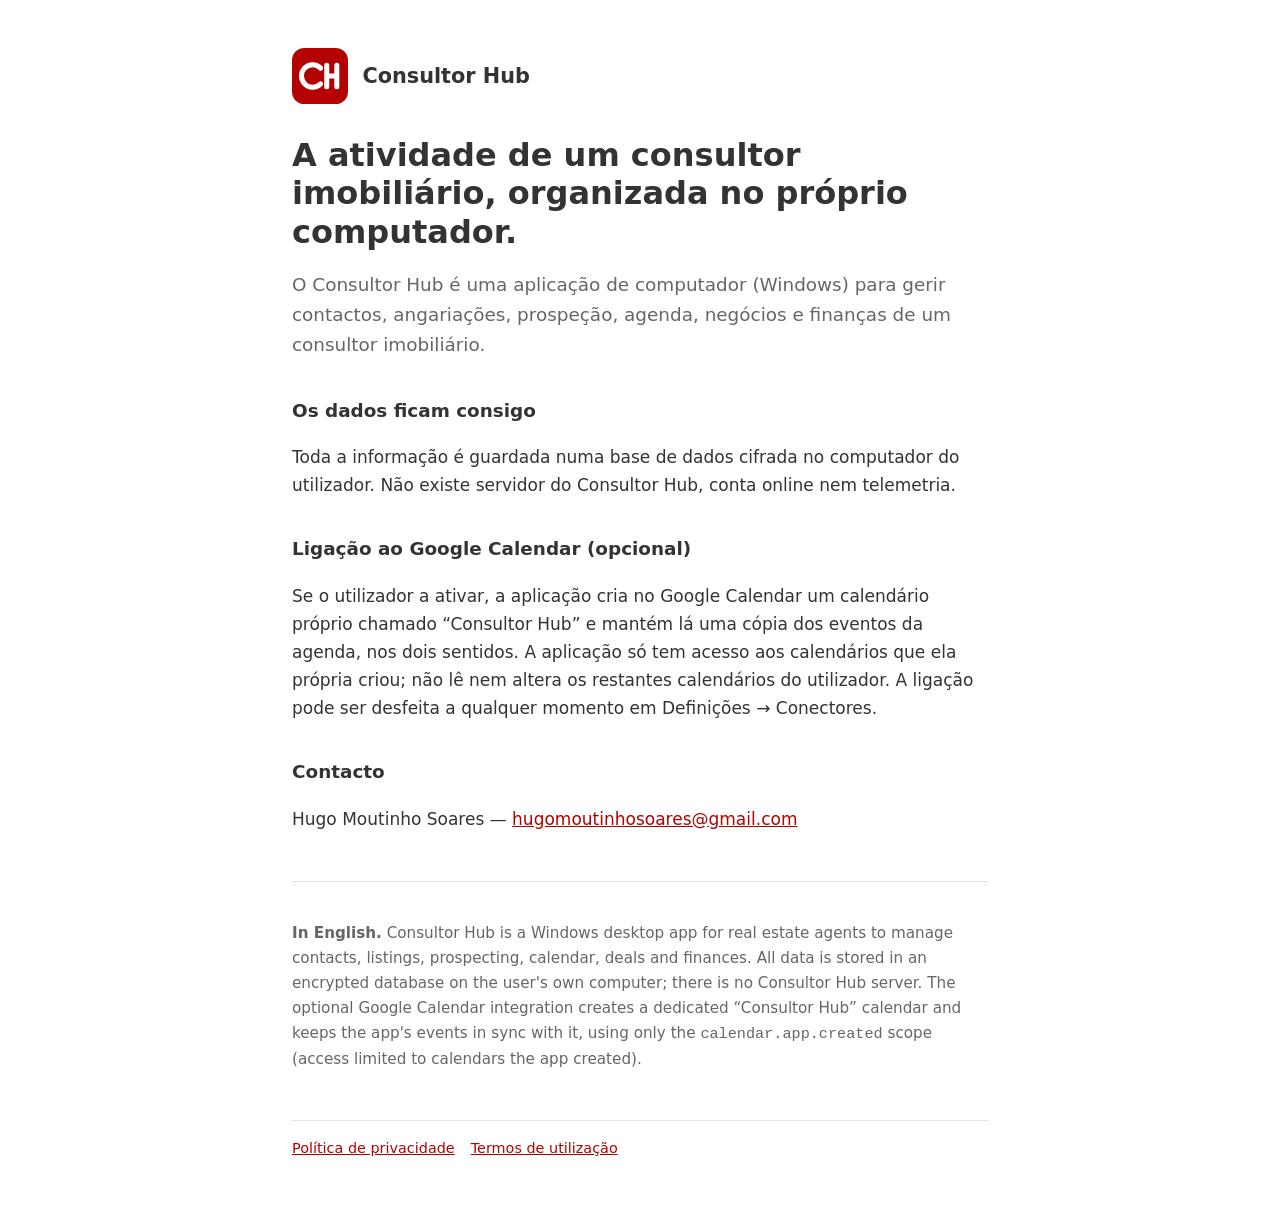
<file: index.html>
<!DOCTYPE html>
<html lang="pt-PT">
<head>
<meta charset="utf-8"><meta name="viewport" content="width=device-width,initial-scale=1">
<title>Consultor Hub</title>
<link rel="icon" href="logo.svg"><link rel="stylesheet" href="style.css">
</head>
<body><main>
<header><img src="logo.svg" alt=""><a href="./">Consultor Hub</a></header>
<h1>A atividade de um consultor imobiliário, organizada no próprio computador.</h1>
<p class="lead">O Consultor Hub é uma aplicação de computador (Windows) para gerir contactos, angariações, prospeção, agenda, negócios e finanças de um consultor imobiliário.</p>

<h2>Os dados ficam consigo</h2>
<p>Toda a informação é guardada numa base de dados cifrada no computador do utilizador. Não existe servidor do Consultor Hub, conta online nem telemetria.</p>

<h2>Ligação ao Google Calendar (opcional)</h2>
<p>Se o utilizador a ativar, a aplicação cria no Google Calendar um calendário próprio chamado “Consultor Hub” e mantém lá uma cópia dos eventos da agenda, nos dois sentidos. A aplicação só tem acesso aos calendários que ela própria criou; não lê nem altera os restantes calendários do utilizador. A ligação pode ser desfeita a qualquer momento em Definições → Conectores.</p>

<h2>Contacto</h2>
<p>Hugo Moutinho Soares — <a href="mailto:hugomoutinhosoares@gmail.com">hugomoutinhosoares@gmail.com</a></p>

<div class="en" lang="en">
<p><strong>In English.</strong> Consultor Hub is a Windows desktop app for real estate agents to manage contacts, listings, prospecting, calendar, deals and finances. All data is stored in an encrypted database on the user's own computer; there is no Consultor Hub server. The optional Google Calendar integration creates a dedicated “Consultor Hub” calendar and keeps the app's events in sync with it, using only the <code>calendar.app.created</code> scope (access limited to calendars the app created).</p>
</div>

<footer><a href="privacidade.html">Política de privacidade</a><a href="termos.html">Termos de utilização</a></footer>
</main></body>
</html>
</file>
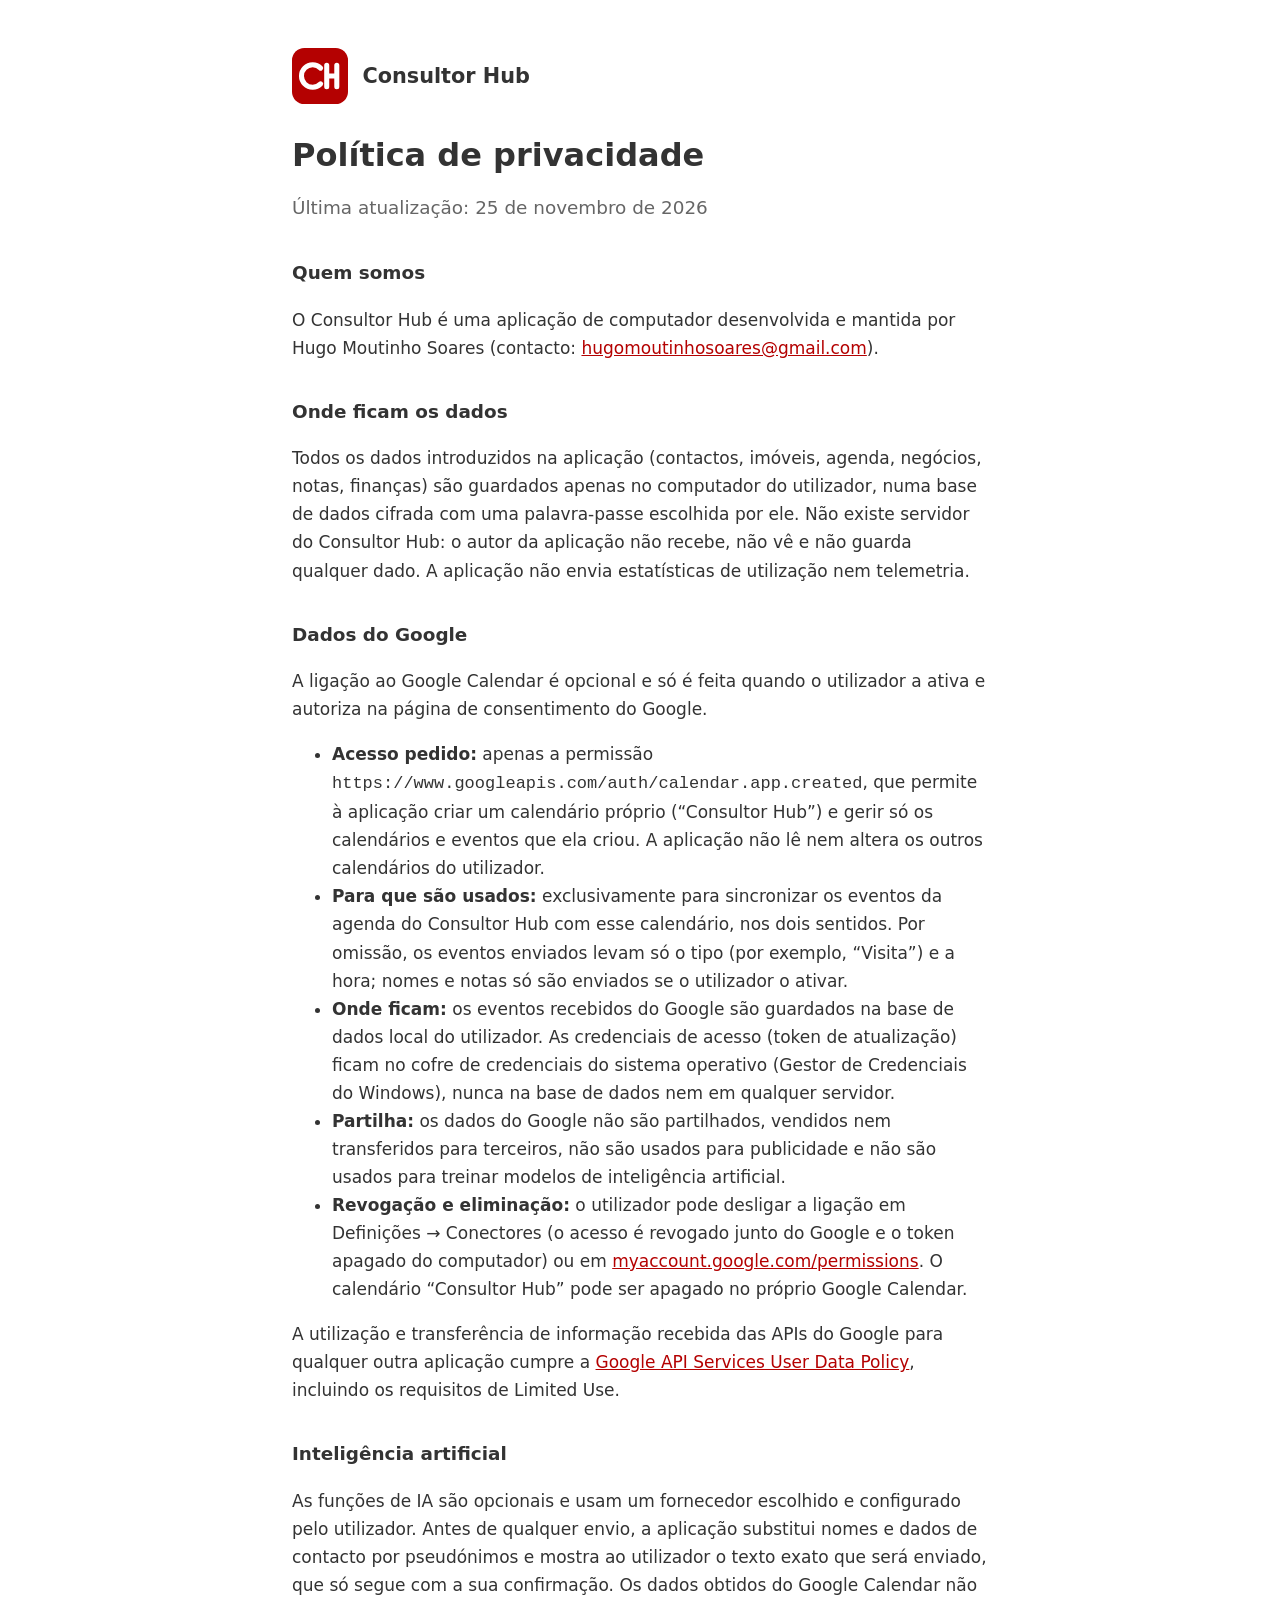
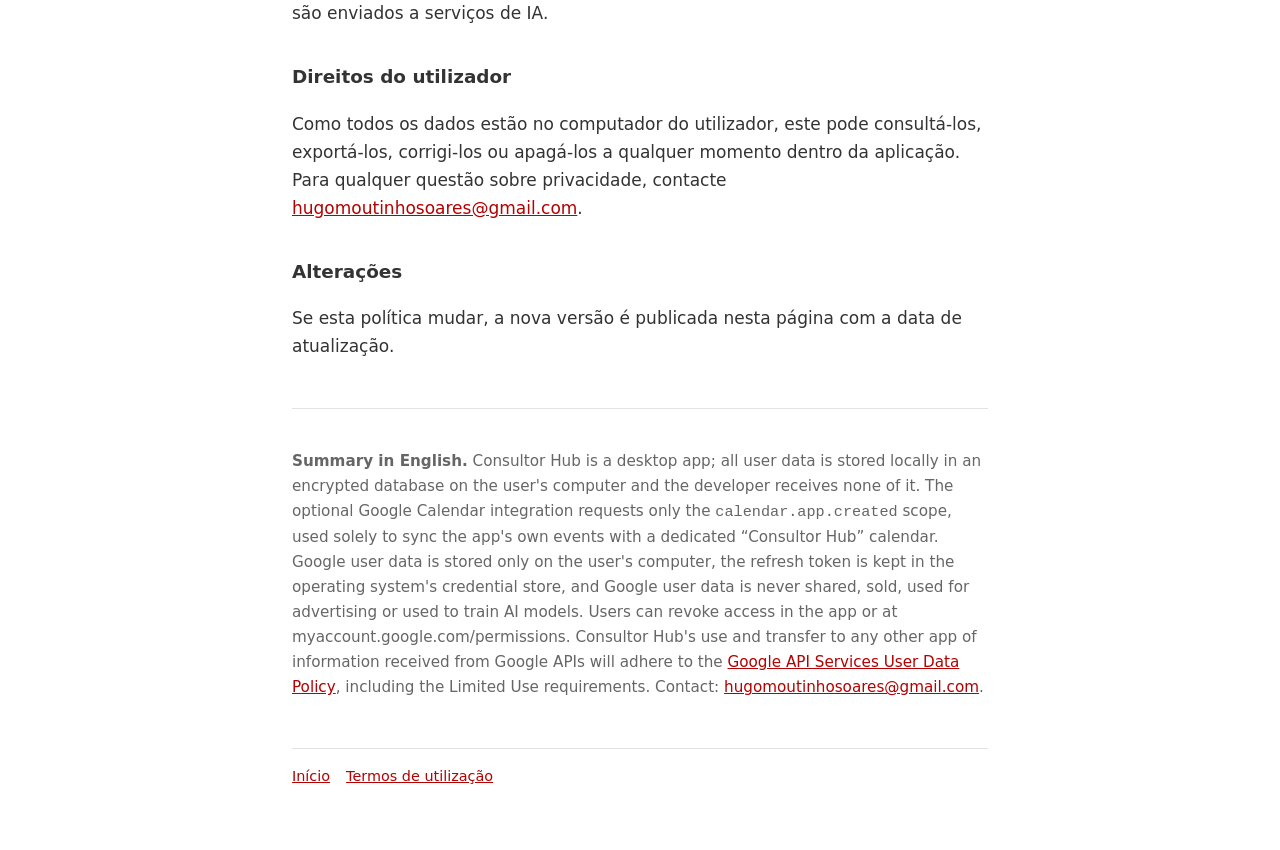
<file: privacidade.html>
<!DOCTYPE html>
<html lang="pt-PT">
<head>
<meta charset="utf-8"><meta name="viewport" content="width=device-width,initial-scale=1">
<title>Política de privacidade · Consultor Hub</title>
<link rel="icon" href="logo.svg"><link rel="stylesheet" href="style.css">
</head>
<body><main>
<header><img src="logo.svg" alt=""><a href="./">Consultor Hub</a></header>
<h1>Política de privacidade</h1>
<p class="lead">Última atualização: 25 de novembro de 2026</p>

<h2>Quem somos</h2>
<p>O Consultor Hub é uma aplicação de computador desenvolvida e mantida por Hugo Moutinho Soares (contacto: <a href="mailto:hugomoutinhosoares@gmail.com">hugomoutinhosoares@gmail.com</a>).</p>

<h2>Onde ficam os dados</h2>
<p>Todos os dados introduzidos na aplicação (contactos, imóveis, agenda, negócios, notas, finanças) são guardados apenas no computador do utilizador, numa base de dados cifrada com uma palavra-passe escolhida por ele. Não existe servidor do Consultor Hub: o autor da aplicação não recebe, não vê e não guarda qualquer dado. A aplicação não envia estatísticas de utilização nem telemetria.</p>

<h2>Dados do Google</h2>
<p>A ligação ao Google Calendar é opcional e só é feita quando o utilizador a ativa e autoriza na página de consentimento do Google.</p>
<ul>
<li><strong>Acesso pedido:</strong> apenas a permissão <code>https://www.googleapis.com/auth/calendar.app.created</code>, que permite à aplicação criar um calendário próprio (“Consultor Hub”) e gerir só os calendários e eventos que ela criou. A aplicação não lê nem altera os outros calendários do utilizador.</li>
<li><strong>Para que são usados:</strong> exclusivamente para sincronizar os eventos da agenda do Consultor Hub com esse calendário, nos dois sentidos. Por omissão, os eventos enviados levam só o tipo (por exemplo, “Visita”) e a hora; nomes e notas só são enviados se o utilizador o ativar.</li>
<li><strong>Onde ficam:</strong> os eventos recebidos do Google são guardados na base de dados local do utilizador. As credenciais de acesso (token de atualização) ficam no cofre de credenciais do sistema operativo (Gestor de Credenciais do Windows), nunca na base de dados nem em qualquer servidor.</li>
<li><strong>Partilha:</strong> os dados do Google não são partilhados, vendidos nem transferidos para terceiros, não são usados para publicidade e não são usados para treinar modelos de inteligência artificial.</li>
<li><strong>Revogação e eliminação:</strong> o utilizador pode desligar a ligação em Definições → Conectores (o acesso é revogado junto do Google e o token apagado do computador) ou em <a href="https://myaccount.google.com/permissions">myaccount.google.com/permissions</a>. O calendário “Consultor Hub” pode ser apagado no próprio Google Calendar.</li>
</ul>
<p>A utilização e transferência de informação recebida das APIs do Google para qualquer outra aplicação cumpre a <a href="https://developers.google.com/terms/api-services-user-data-policy">Google API Services User Data Policy</a>, incluindo os requisitos de Limited Use.</p>

<h2>Inteligência artificial</h2>
<p>As funções de IA são opcionais e usam um fornecedor escolhido e configurado pelo utilizador. Antes de qualquer envio, a aplicação substitui nomes e dados de contacto por pseudónimos e mostra ao utilizador o texto exato que será enviado, que só segue com a sua confirmação. Os dados obtidos do Google Calendar não são enviados a serviços de IA.</p>

<h2>Direitos do utilizador</h2>
<p>Como todos os dados estão no computador do utilizador, este pode consultá-los, exportá-los, corrigi-los ou apagá-los a qualquer momento dentro da aplicação. Para qualquer questão sobre privacidade, contacte <a href="mailto:hugomoutinhosoares@gmail.com">hugomoutinhosoares@gmail.com</a>.</p>

<h2>Alterações</h2>
<p>Se esta política mudar, a nova versão é publicada nesta página com a data de atualização.</p>

<div class="en" lang="en">
<p><strong>Summary in English.</strong> Consultor Hub is a desktop app; all user data is stored locally in an encrypted database on the user's computer and the developer receives none of it. The optional Google Calendar integration requests only the <code>calendar.app.created</code> scope, used solely to sync the app's own events with a dedicated “Consultor Hub” calendar. Google user data is stored only on the user's computer, the refresh token is kept in the operating system's credential store, and Google user data is never shared, sold, used for advertising or used to train AI models. Users can revoke access in the app or at myaccount.google.com/permissions. Consultor Hub's use and transfer to any other app of information received from Google APIs will adhere to the <a href="https://developers.google.com/terms/api-services-user-data-policy">Google API Services User Data Policy</a>, including the Limited Use requirements. Contact: <a href="mailto:hugomoutinhosoares@gmail.com">hugomoutinhosoares@gmail.com</a>.</p>
</div>

<footer><a href="./">Início</a><a href="termos.html">Termos de utilização</a></footer>
</main></body>
</html>
</file>
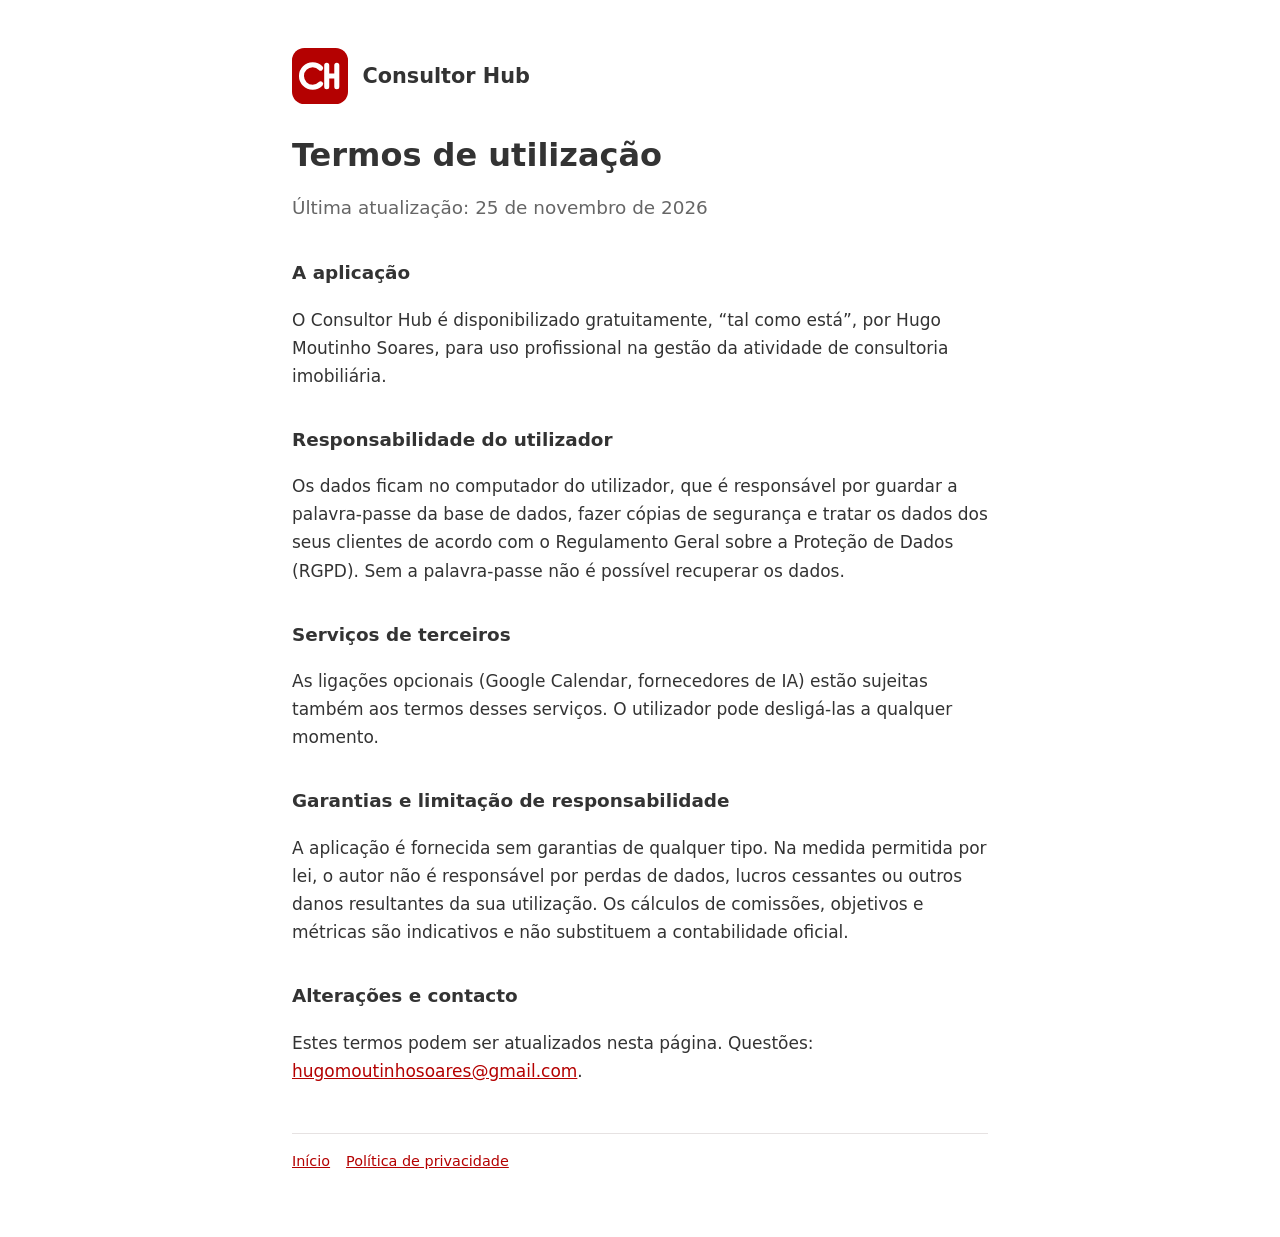
<file: termos.html>
<!DOCTYPE html>
<html lang="pt-PT">
<head>
<meta charset="utf-8"><meta name="viewport" content="width=device-width,initial-scale=1">
<title>Termos de utilização · Consultor Hub</title>
<link rel="icon" href="logo.svg"><link rel="stylesheet" href="style.css">
</head>
<body><main>
<header><img src="logo.svg" alt=""><a href="./">Consultor Hub</a></header>
<h1>Termos de utilização</h1>
<p class="lead">Última atualização: 25 de novembro de 2026</p>

<h2>A aplicação</h2>
<p>O Consultor Hub é disponibilizado gratuitamente, “tal como está”, por Hugo Moutinho Soares, para uso profissional na gestão da atividade de consultoria imobiliária.</p>

<h2>Responsabilidade do utilizador</h2>
<p>Os dados ficam no computador do utilizador, que é responsável por guardar a palavra-passe da base de dados, fazer cópias de segurança e tratar os dados dos seus clientes de acordo com o Regulamento Geral sobre a Proteção de Dados (RGPD). Sem a palavra-passe não é possível recuperar os dados.</p>

<h2>Serviços de terceiros</h2>
<p>As ligações opcionais (Google Calendar, fornecedores de IA) estão sujeitas também aos termos desses serviços. O utilizador pode desligá-las a qualquer momento.</p>

<h2>Garantias e limitação de responsabilidade</h2>
<p>A aplicação é fornecida sem garantias de qualquer tipo. Na medida permitida por lei, o autor não é responsável por perdas de dados, lucros cessantes ou outros danos resultantes da sua utilização. Os cálculos de comissões, objetivos e métricas são indicativos e não substituem a contabilidade oficial.</p>

<h2>Alterações e contacto</h2>
<p>Estes termos podem ser atualizados nesta página. Questões: <a href="mailto:hugomoutinhosoares@gmail.com">hugomoutinhosoares@gmail.com</a>.</p>

<footer><a href="./">Início</a><a href="privacidade.html">Política de privacidade</a></footer>
</main></body>
</html>
</file>
<file: style.css>
:root{--red:#B40101;--ink:#333333;--muted:#666;--bg:#fff;--line:#e6e2e2}
@media (prefers-color-scheme:dark){:root{--ink:#ececec;--muted:#a9a9a9;--bg:#1b1b1b;--line:#333}}
*{box-sizing:border-box}
body{margin:0;background:var(--bg);color:var(--ink);font:17px/1.65 "Segoe UI",system-ui,-apple-system,sans-serif}
main{max-width:46rem;margin:0 auto;padding:3rem 1.25rem 4rem}
header{display:flex;align-items:center;gap:.9rem;margin-bottom:2rem}
header img{width:56px;height:56px}
header a{color:inherit;text-decoration:none;font-weight:700;font-size:1.3rem}
h1{font-size:2rem;line-height:1.2;margin:.2rem 0 1rem}
h2{font-size:1.15rem;margin:2.2rem 0 .4rem}
a{color:var(--red)}
@media (prefers-color-scheme:dark){a{color:#ff6b6b}}
.lead{font-size:1.15rem;color:var(--muted)}
.en{border-top:1px solid var(--line);margin-top:3rem;padding-top:1.5rem;color:var(--muted);font-size:.95rem}
footer{border-top:1px solid var(--line);margin-top:3rem;padding-top:1rem;font-size:.9rem;color:var(--muted)}
footer a{margin-right:1rem}
</file>
